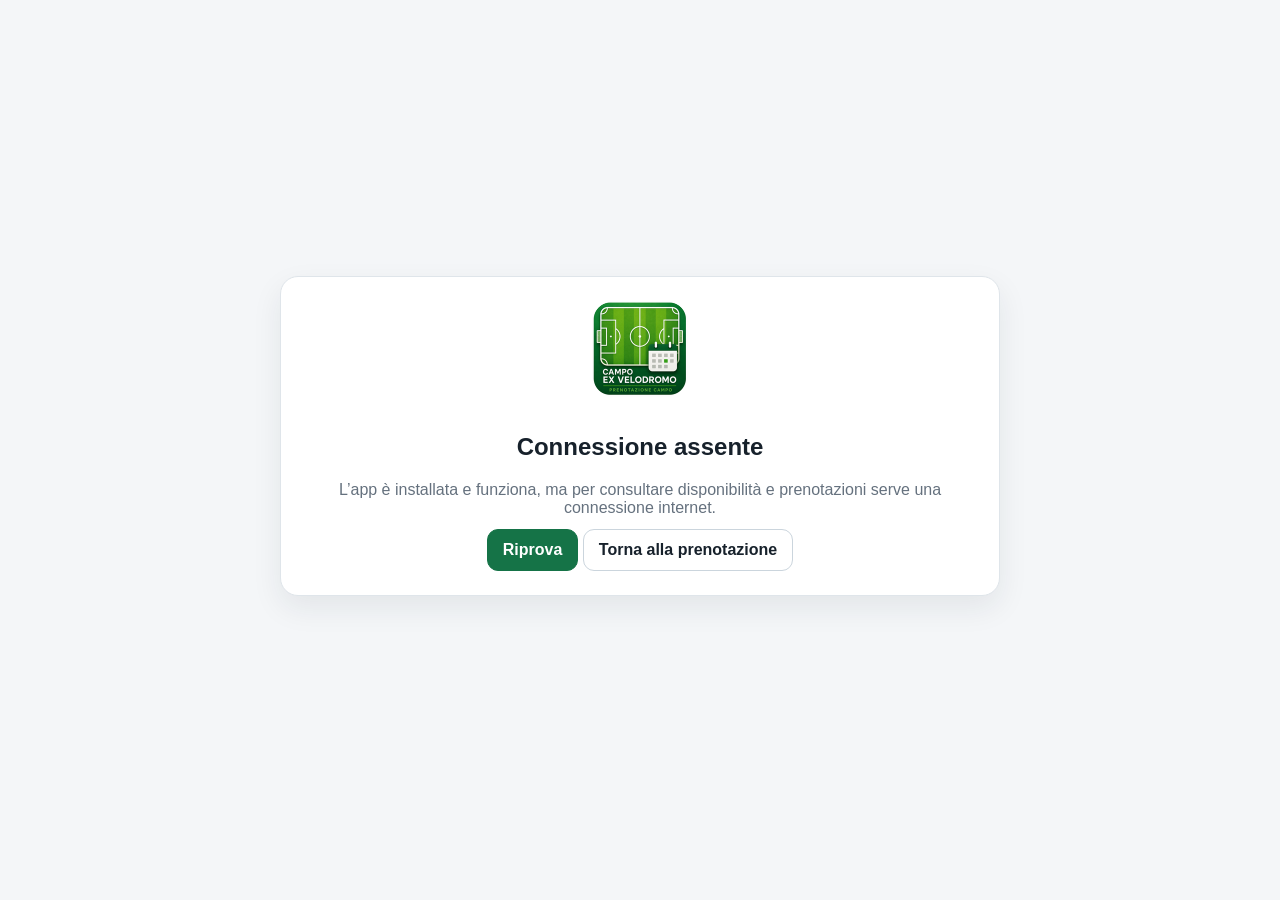
<file: offline.html>
<!doctype html>
<html lang="it">
<head>
  <meta charset="utf-8">
  <meta name="viewport" content="width=device-width,initial-scale=1">
  <meta name="theme-color" content="#145637">
  <title>Campo Ex Velodromo — Offline</title>
  <link rel="stylesheet" href="./css/style.css?v=5.2.1release1">
</head>
<body>
  <main class="page offline-page">
    <section class="panel narrow offline-card">
      <img src="./assets/icon-192.png" alt="Campo Ex Velodromo" class="offline-logo">
      <h1>Connessione assente</h1>
      <p>L’app è installata e funziona, ma per consultare disponibilità e prenotazioni serve una connessione internet.</p>
      <button class="primary" type="button" onclick="location.reload()">Riprova</button>
      <a class="link-button" href="./index.html">Torna alla prenotazione</a>
    </section>
  </main>
</body>
</html>
</file>
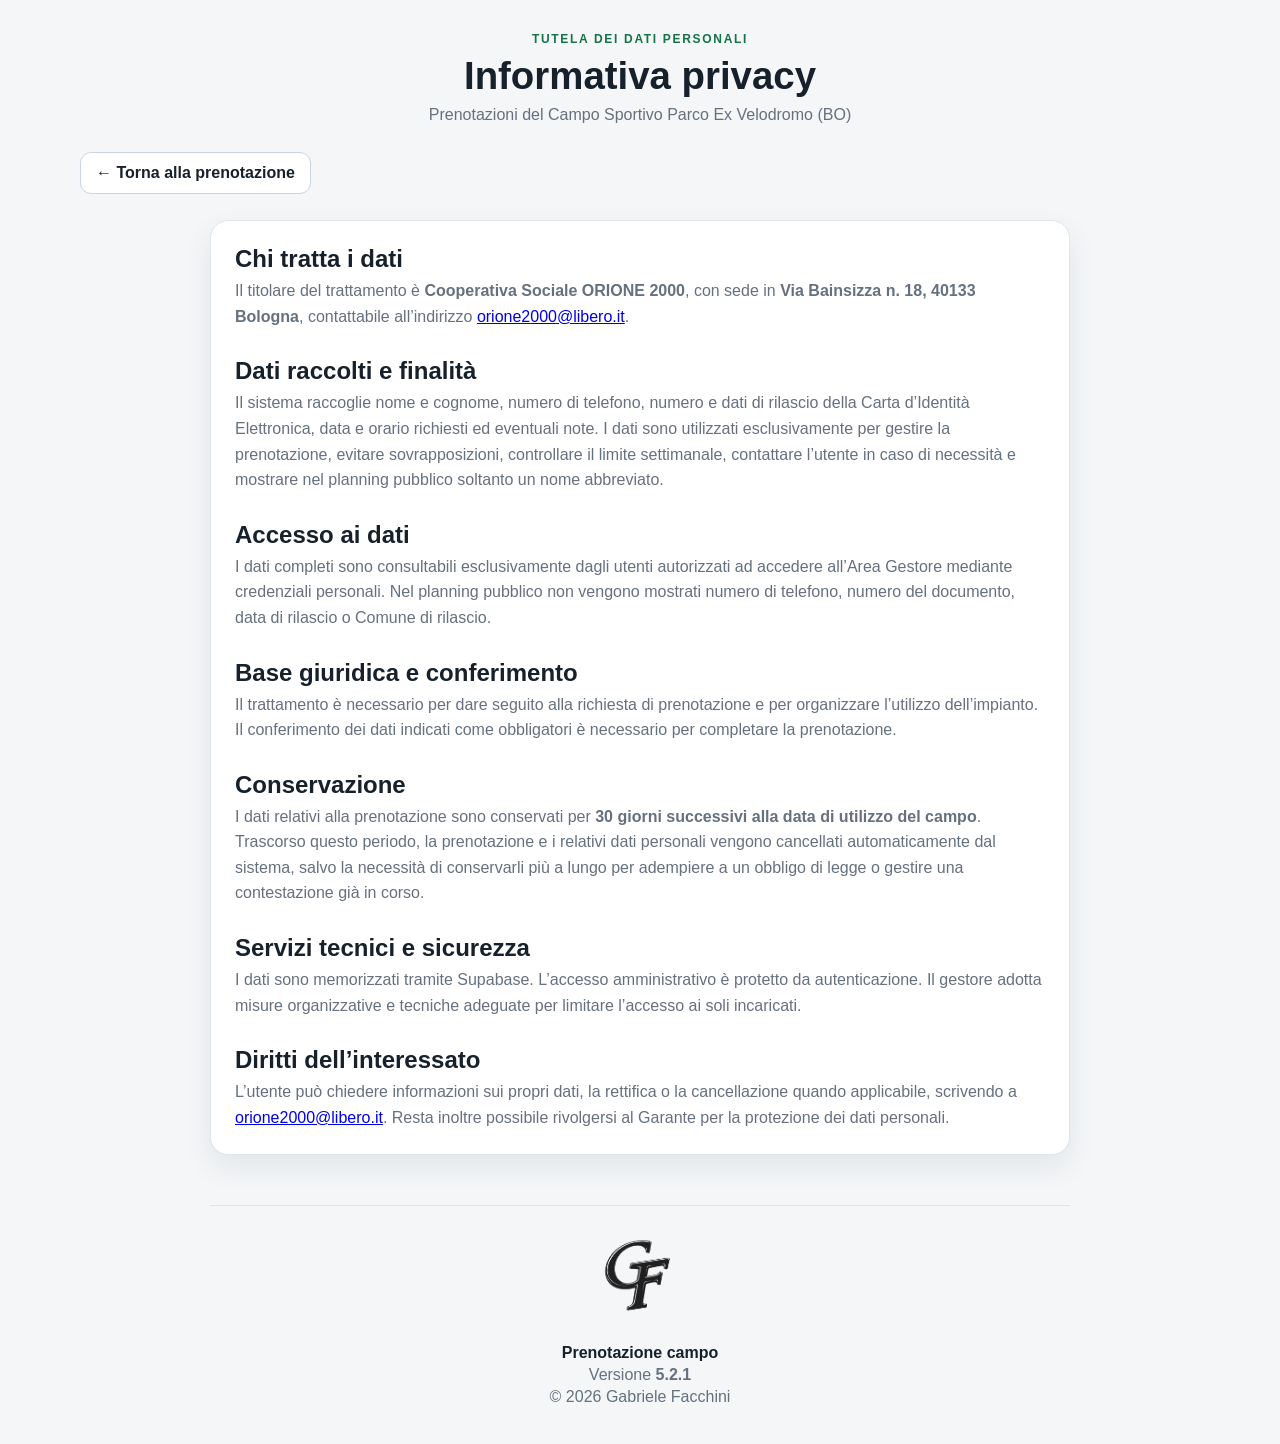
<file: privacy.html>
<!doctype html>
<html lang="it">
<head>
  <meta charset="utf-8">
  <meta name="viewport" content="width=device-width,initial-scale=1">
  <title>Informativa privacy - Parco Ex Velodromo</title>
  <link rel="stylesheet" href="./css/style.css?v=5.2.1release1">

  <meta name="theme-color" content="#145637">
  <meta name="mobile-web-app-capable" content="yes">
  <meta name="apple-mobile-web-app-capable" content="yes">
  <meta name="apple-mobile-web-app-status-bar-style" content="black-translucent">
  <meta name="apple-mobile-web-app-title" content="Ex Velodromo">
  <link rel="manifest" href="./manifest.webmanifest">
  <link rel="icon" type="image/png" sizes="192x192" href="./assets/icon-192.png">
  <link rel="apple-touch-icon" href="./assets/apple-touch-icon.png">
</head>
<body>
<div id="pwa-update-box" class="pwa-update-box" hidden>
  <span>È disponibile un aggiornamento dell’app.</span>
  <button id="pwa-update-now" type="button">Aggiorna ora</button>
</div>
<div id="ios-install-help" class="ios-install-help" hidden>
  Su iPhone: premi <strong>Condividi</strong> e poi <strong>Aggiungi alla schermata Home</strong>.
</div>

  <header class="site-header public-header privacy-header">
    <div>
      <span class="eyebrow">Tutela dei dati personali</span>
      <h1>Informativa privacy</h1>
      <p>Prenotazioni del Campo Sportivo Parco Ex Velodromo (BO)</p>
    </div>
    
  </header>
  
<div class="privacy-back-row">
  <button id="privacy-back" type="button" class="link-button">
    ← Torna alla prenotazione
  </button>
</div>
<main class="page privacy-page">
    <section class="panel privacy-content">
      <h2>Chi tratta i dati</h2>
      <p>Il titolare del trattamento è <strong>Cooperativa Sociale ORIONE 2000</strong>, con sede in <strong>Via Bainsizza n. 18, 40133 Bologna</strong>, contattabile all’indirizzo <a href="mailto:orione2000@libero.it">orione2000@libero.it</a>.</p>

      <h2>Dati raccolti e finalità</h2>
      <p>Il sistema raccoglie nome e cognome, numero di telefono, numero e dati di rilascio della Carta d’Identità Elettronica, data e orario richiesti ed eventuali note. I dati sono utilizzati esclusivamente per gestire la prenotazione, evitare sovrapposizioni, controllare il limite settimanale, contattare l’utente in caso di necessità e mostrare nel planning pubblico soltanto un nome abbreviato.</p>

      <h2>Accesso ai dati</h2>
      <p>I dati completi sono consultabili esclusivamente dagli utenti autorizzati ad accedere all’Area Gestore mediante credenziali personali. Nel planning pubblico non vengono mostrati numero di telefono, numero del documento, data di rilascio o Comune di rilascio.</p>

      <h2>Base giuridica e conferimento</h2>
      <p>Il trattamento è necessario per dare seguito alla richiesta di prenotazione e per organizzare l’utilizzo dell’impianto. Il conferimento dei dati indicati come obbligatori è necessario per completare la prenotazione.</p>

      <h2>Conservazione</h2>
      <p>I dati relativi alla prenotazione sono conservati per <strong>30 giorni successivi alla data di utilizzo del campo</strong>. Trascorso questo periodo, la prenotazione e i relativi dati personali vengono cancellati automaticamente dal sistema, salvo la necessità di conservarli più a lungo per adempiere a un obbligo di legge o gestire una contestazione già in corso.</p>

      <h2>Servizi tecnici e sicurezza</h2>
      <p>I dati sono memorizzati tramite Supabase. L’accesso amministrativo è protetto da autenticazione. Il gestore adotta misure organizzative e tecniche adeguate per limitare l’accesso ai soli incaricati.</p>

      <h2>Diritti dell’interessato</h2>
      <p>L’utente può chiedere informazioni sui propri dati, la rettifica o la cancellazione quando applicabile, scrivendo a <a href="mailto:orione2000@libero.it">orione2000@libero.it</a>. Resta inoltre possibile rivolgersi al Garante per la protezione dei dati personali.</p>

    </section>
  </main>
  <footer class="site-footer">
    <div class="footer-signature" aria-label="Firma del progetto">
      <img src="./assets/gf-logo.png" alt="Logo GF" class="gf-logo">
      <p class="footer-product">Prenotazione campo</p>
      <p>Versione <strong data-app-version>5.2.0</strong></p>
      <p>© 2026 Gabriele Facchini</p>
    </div>
  </footer>
  <script src="./js/config.js?v=5.2.1release1"></script>
  <script src="./js/footer.js?v=5.2.1release1"></script>
  <script src="./js/pwa.js?v=5.2.1release1"></script>
<script>
document.getElementById("privacy-back")?.addEventListener("click", () => {
  if (document.referrer && new URL(document.referrer).origin === location.origin) {
    history.back();
  } else {
    location.href = "./index.html";
  }
});
</script>
</body>
</html>
</file>
<file: css/style.css>
:root {
  --bg: #f4f6f8;
  --panel: #ffffff;
  --text: #17212b;
  --muted: #65717e;
  --line: #dfe5ea;
  --accent: #157347;
  --accent-dark: #0f5a37;
  --danger: #b42318;
  --warning-bg: #fff7e6;
  --success-bg: #eaf8f0;
  --error-bg: #fff0ef;
  --shadow: 0 12px 30px rgba(25, 40, 55, .08);
}

* { box-sizing: border-box; }

body {
  margin: 0;
  font-family: Arial, Helvetica, sans-serif;
  color: var(--text);
  background: var(--bg);
}

.site-header {
  max-width: 1120px;
  margin: 0 auto;
  padding: 32px 20px 18px;
  display: flex;
  gap: 24px;
  justify-content: space-between;
  align-items: flex-start;
}

.site-header h1 { margin: 6px 0 8px; }
.site-header p { margin: 0; color: var(--muted); }

.eyebrow {
  text-transform: uppercase;
  letter-spacing: .12em;
  font-size: 12px;
  font-weight: 700;
  color: var(--accent);
}

.page {
  max-width: 900px;
  margin: 0 auto;
  padding: 12px 20px 40px;
  display: grid;
  gap: 20px;
}

.admin-page { max-width: 1180px; }

.panel {
  background: var(--panel);
  border: 1px solid var(--line);
  border-radius: 18px;
  padding: 24px;
  box-shadow: var(--shadow);
}

.narrow { max-width: 480px; margin: 0 auto; width: 100%; }

.step-title {
  display: flex;
  align-items: flex-start;
  gap: 14px;
  margin-bottom: 22px;
}

.step-title h2, .panel h2 { margin: 0 0 5px; }
.step-title p, .panel p { margin: 0; color: var(--muted); }

.step-number {
  width: 34px;
  height: 34px;
  border-radius: 50%;
  display: grid;
  place-items: center;
  background: var(--accent);
  color: white;
  font-weight: 700;
  flex: 0 0 auto;
}

.grid {
  display: grid;
  gap: 16px;
  margin-bottom: 16px;
}

.grid.two { grid-template-columns: repeat(2, minmax(0, 1fr)); }
.grid.three { grid-template-columns: repeat(3, minmax(0, 1fr)); }

label {
  display: grid;
  gap: 7px;
  font-weight: 700;
  font-size: 14px;
  margin-bottom: 16px;
}

input, select, textarea {
  width: 100%;
  border: 1px solid #cfd7df;
  border-radius: 11px;
  padding: 12px 13px;
  font: inherit;
  color: var(--text);
  background: white;
}

input:focus, select:focus, textarea:focus {
  outline: 3px solid rgba(21, 115, 71, .15);
  border-color: var(--accent);
}

button, .link-button {
  border-radius: 11px;
  padding: 11px 15px;
  font: inherit;
  font-weight: 700;
  cursor: pointer;
  text-decoration: none;
  display: inline-flex;
  justify-content: center;
  align-items: center;
}

button:disabled { opacity: .55; cursor: not-allowed; }

.primary {
  border: 1px solid var(--accent);
  background: var(--accent);
  color: white;
}

.primary:hover { background: var(--accent-dark); }
.secondary, .link-button {
  border: 1px solid #cbd5dd;
  background: white;
  color: var(--text);
}
.danger-outline {
  border: 1px solid var(--danger);
  color: var(--danger);
  background: white;
}
.full { width: 100%; }

.slots-header, .table-header, .actions {
  display: flex;
  justify-content: space-between;
  gap: 12px;
  align-items: center;
}

.slots {
  display: grid;
  grid-template-columns: repeat(4, minmax(0, 1fr));
  gap: 10px;
  margin-top: 14px;
}

.slot {
  border: 1px solid #cad4dc;
  background: white;
  color: var(--text);
}

.slot.selected {
  border-color: var(--accent);
  background: var(--accent);
  color: white;
}

.slot.occupied {
  background: #edf0f2;
  color: #8b949d;
  text-decoration: line-through;
}

.selected-slot {
  margin-top: 14px !important;
  font-weight: 700;
}

.check-row {
  grid-template-columns: auto 1fr;
  align-items: start;
  font-weight: 400;
}
.check-row input { width: auto; margin-top: 3px; }

.message {
  display: none;
  margin-top: 14px;
  border-radius: 11px;
  padding: 12px 14px;
}

.message.show { display: block; }
.message.success { background: var(--success-bg); color: #0b5b32; }
.message.error { background: var(--error-bg); color: #8d1d16; }
.message.warning { background: var(--warning-bg); color: #7a4a00; }

.hidden { display: none !important; }

.metrics {
  display: grid;
  grid-template-columns: repeat(3, minmax(0,1fr));
  gap: 14px;
}

.metric {
  background: white;
  border: 1px solid var(--line);
  border-radius: 16px;
  padding: 18px;
}
.metric span { display: block; color: var(--muted); margin-bottom: 7px; }
.metric strong { font-size: 28px; }

.toolbar .actions { justify-content: flex-end; }

.table-wrap { overflow-x: auto; margin-top: 18px; }
table { width: 100%; border-collapse: collapse; min-width: 900px; }
th, td {
  text-align: left;
  padding: 12px 10px;
  border-bottom: 1px solid var(--line);
  vertical-align: top;
}
th { font-size: 13px; color: var(--muted); }
.status {
  display: inline-block;
  border-radius: 999px;
  padding: 5px 9px;
  font-size: 12px;
  font-weight: 700;
}
.status.confermata { background: var(--success-bg); color: #0b5b32; }
.status.annullata { background: var(--error-bg); color: #8d1d16; }

.mini-button {
  padding: 7px 9px;
  border: 1px solid #cbd5dd;
  background: white;
  font-size: 13px;
}


@media (max-width: 720px) {
  .site-header { flex-direction: column; }
  .grid.two, .grid.three, .metrics { grid-template-columns: 1fr; }
  .slots { grid-template-columns: repeat(3, minmax(0, 1fr)); }
  .panel { padding: 18px; }
}

@media (max-width: 430px) {
  .slots { grid-template-columns: repeat(2, minmax(0, 1fr)); }
}

/* Planning giornaliero */
.slot {
  min-height: 92px;
  padding: 12px 10px;
  display: flex;
  flex-direction: column;
  gap: 5px;
  text-align: center;
  line-height: 1.2;
}

.slot-time {
  font-size: 16px;
  font-weight: 800;
}

.slot-status {
  font-size: 12px;
  font-weight: 700;
  text-transform: uppercase;
  letter-spacing: .04em;
}

.slot-customer {
  font-size: 14px;
  font-weight: 800;
  overflow-wrap: anywhere;
}

.slot .available-label {
  color: var(--accent);
}

.slot.occupied {
  background: #fff0ef;
  border-color: #e8b5b0;
  color: var(--danger);
  text-decoration: none;
}

.slot.occupied .slot-time {
  text-decoration: line-through;
}

.slot.past {
  background: #edf0f2;
  border-color: #d7dde2;
  color: #8b949d;
}

.slot.past .slot-time {
  text-decoration: line-through;
}

.slot.selected .available-label {
  color: white;
}

/* Versione 3 */
.hidden { display: none !important; }
.info-panel p { margin: 7px 0; }
.closure-panel { border: 2px solid #c0392b; background: #fff2f0; }
.disabled-area { opacity: .58; pointer-events: none; }
.slot-price { font-size: 11px; font-weight: 700; }
.free-slot .slot-price { color: #217a43; }
.paid-slot .slot-price { color: #8a5a00; }
.paid-slot:not(.occupied):not(.past) { background: #fff9e8; }
.has-request { background: #fff8cf; }
.request-badge { display: inline-block; padding: 4px 8px; border-radius: 999px; background: #ffd95a; font-size: 12px; font-weight: 800; }
.request-text { margin: 7px 0 0; max-width: 260px; white-space: pre-wrap; }
.closure-admin { border-left: 5px solid var(--accent); }
.narrow { max-width: 720px; margin-inline: auto; }
.message a { color: inherit; }
table { min-width: 1250px; }
@media (max-width: 720px) { .grid.three { grid-template-columns: 1fr; } }


/* V3 - intestazione pubblica centrata */
.public-header {
  position: relative;
  display: block;
  max-width: 1120px;
  margin: 0 auto;
  padding: 32px 140px 18px;
  text-align: center;
}

.public-header > div {
  width: 100%;
}

.public-header .eyebrow {
  display: block;
  text-align: center;
  letter-spacing: .14em;
}

.public-header h1 {
  margin: 8px 0;
  font-size: clamp(1.8rem, 3vw, 2.45rem);
  line-height: 1.15;
}

.public-header p {
  margin: 0;
  text-align: center;
}

.public-header .link-button {
  position: absolute;
  top: 28px;
  right: 20px;
}

@media (max-width: 720px) {
  .public-header {
    padding: 24px 20px 14px;
  }

  .public-header .link-button {
    position: static;
    margin-top: 16px;
  }
}

/* V3.1 - intestazione Area Gestore centrata anche su desktop */
.centered-header {
  position: relative;
  display: block;
  max-width: 1120px;
  margin: 0 auto 24px;
  padding: 32px 140px 18px;
  text-align: center;
}

.centered-header .eyebrow {
  display: block;
  text-align: center;
}

.centered-header h1 {
  margin: 8px 0;
  font-size: clamp(1.8rem, 3vw, 2.45rem);
  line-height: 1.15;
}

.centered-header p {
  margin: 0;
  text-align: center;
}

.header-action {
  position: absolute;
  top: 28px;
  right: 20px;
}

@media (max-width: 768px) {
  .centered-header {
    padding: 24px 20px 14px;
  }

  .header-action {
    position: static;
    display: inline-flex;
    margin-bottom: 16px;
  }
}


/* V3.2 - verifica dati documento */
.field-help {
  display: block;
  margin-top: 1px;
  color: var(--muted);
  font-size: 12px;
  font-weight: 400;
  line-height: 1.35;
}
.field-help.field-error { color: var(--danger); font-weight: 700; }
input:invalid:not(:placeholder-shown) { border-color: #d98b84; }

/* V3.2.2 - Area Gestore, CIE e privacy */
.admin-page { max-width: 1180px; }
.admin-filters {
  display: grid;
  grid-template-columns: minmax(220px, 2fr) repeat(5, minmax(130px, 1fr));
  gap: 12px;
  margin-top: 20px;
}
.admin-filters label { margin-bottom: 0; }
.admin-filter-actions { display: flex; gap: 10px; flex-wrap: wrap; margin-top: 14px; }
.centered-header { min-height: 142px; }
.centered-header .header-action { z-index: 2; }
.privacy-content h2 { margin-top: 28px; }
.privacy-content h2:first-child { margin-top: 0; }
.privacy-content p { line-height: 1.6; }
.privacy-note { margin-top: 28px !important; padding: 14px; border-radius: 11px; background: var(--warning-bg); }
.check-row a { color: var(--accent-dark); }
@media (max-width: 1050px) {
  .admin-filters { grid-template-columns: repeat(3, minmax(0, 1fr)); }
}
@media (max-width: 720px) {
  .admin-filters { grid-template-columns: 1fr; }
  .centered-header { min-height: auto; }
}


/* V3.2.3 - correzione intestazione gestore e consenso privacy */
.centered-header {
  min-height: 0;
  padding: 32px 20px 18px;
}
.centered-header .header-action {
  position: static;
}
.header-actions-row {
  display: flex;
  justify-content: center;
  margin-top: 16px;
}
.privacy-consent-box {
  margin: 18px 0;
  padding: 16px;
  border: 2px solid var(--accent);
  border-radius: 12px;
  background: #f1faf5;
}
.privacy-consent-title {
  margin-bottom: 10px;
  font-size: 15px;
  font-weight: 800;
  color: var(--accent-dark);
}
.privacy-check {
  margin-bottom: 8px;
}
.privacy-check span {
  line-height: 1.45;
}
.privacy-check a {
  color: var(--accent-dark);
  font-weight: 800;
}
.privacy-access-note {
  margin: 8px 0 0 !important;
  padding-left: 25px;
  color: var(--muted);
  font-size: 12px;
  line-height: 1.4;
}
@media (max-width: 720px) {
  .centered-header { padding: 24px 20px 14px; }
  .header-actions-row { margin-top: 14px; }
  .privacy-consent-box { padding: 14px; }
  .privacy-access-note { padding-left: 0; }
}


/* V3.2.4 - filtri Area Gestore */
.admin-filters {
  display: grid;
  grid-template-columns: minmax(220px, 1.6fr) repeat(5, minmax(130px, 1fr));
  gap: 12px;
  margin-top: 16px;
  align-items: end;
}
.admin-filters label { margin-bottom: 0; }
.admin-filter-actions {
  display: flex;
  gap: 10px;
  flex-wrap: wrap;
  margin-top: 16px;
}
@media (max-width: 1100px) {
  .admin-filters { grid-template-columns: repeat(3, minmax(0, 1fr)); }
  .filter-search { grid-column: span 3; }
}
@media (max-width: 720px) {
  .admin-filters { grid-template-columns: 1fr; }
  .filter-search { grid-column: auto; }
}


/* V3.3 - autocomplete Comuni mobile e cancellazione manuale */
.municipality-field { position: relative; }
.municipality-suggestions {
  position: absolute;
  z-index: 50;
  top: calc(100% - 20px);
  left: 0;
  right: 0;
  max-height: 260px;
  overflow-y: auto;
  overscroll-behavior: contain;
  border: 1px solid #b9c6cf;
  border-radius: 11px;
  background: white;
  box-shadow: 0 14px 30px rgba(25, 40, 55, .18);
}
.municipality-option {
  display: block;
  width: 100%;
  padding: 13px 14px;
  border: 0;
  border-bottom: 1px solid var(--line);
  border-radius: 0;
  background: white;
  color: var(--text);
  text-align: left;
  font-weight: 600;
}
.municipality-option:last-child { border-bottom: 0; }
.municipality-option:hover,
.municipality-option:focus { background: #edf8f2; outline: none; }
.municipality-empty { padding: 13px 14px; color: var(--muted); font-weight: 400; }
.row-actions { display: flex; flex-direction: column; gap: 7px; align-items: stretch; }
.delete-booking { border-color: var(--danger); color: var(--danger); }
.delete-booking:hover { background: var(--error-bg); }
@media (max-width: 720px) {
  .municipality-suggestions { max-height: 220px; }
  .municipality-option { min-height: 48px; font-size: 16px; }
}

/* Firma GF e versione applicazione */
.site-footer {
  max-width: 900px;
  margin: 10px auto 0;
  padding: 0 20px 34px;
  color: var(--muted);
  text-align: center;
}

.footer-contact {
  margin-bottom: 22px;
}

.footer-contact p,
.footer-signature p {
  margin: 4px 0;
}

.footer-signature {
  border-top: 1px solid var(--line);
  padding-top: 20px;
}

.gf-logo {
  display: block;
  width: 110px !important;
  max-width: 110px !important;
  height: 110px !important;
  max-height: 110px !important;
  object-fit: contain;
  margin: 0 auto 8px;
  opacity: .88;
}

.footer-product {
  color: var(--text);
  font-weight: 700;
}

@media (max-width: 720px) {
  .gf-logo {
    width: 46px !important;
    max-width: 46px !important;
    height: 46px !important;
    max-height: 46px !important;
  }
}




/* =========================================================
   VERSIONE 4.0.0 - regole finali e non duplicate
   ========================================================= */

.admin-page {
  width: 100%;
  max-width: 1180px;
}

.admin-site-footer {
  width: 100%;
  max-width: 1180px;
  margin: 10px auto 0;
  padding: 0 20px 34px;
}

.footer-inline {
  border-top: 1px solid var(--line);
  padding-top: 16px;
  display: flex;
  justify-content: center;
  align-items: center;
  gap: 11px;
  text-align: center;
  color: var(--muted);
}

.gf-logo-inline {
  display: block;
  width: 30px;
  height: 30px;
  flex: 0 0 30px;
  object-fit: contain;
  opacity: .9;
}

.footer-inline strong {
  color: var(--text);
}

.municipality-field {
  position: relative;
}

.municipality-suggestions {
  position: absolute;
  z-index: 100;
  top: calc(100% - 18px);
  left: 0;
  right: 0;
  max-height: 260px;
  overflow-y: auto;
  border: 1px solid #b9c6cf;
  border-radius: 11px;
  background: #fff;
  box-shadow: 0 14px 30px rgba(25, 40, 55, .18);
}

.municipality-option {
  display: block;
  width: 100%;
  padding: 13px 14px;
  border: 0;
  border-bottom: 1px solid var(--line);
  border-radius: 0;
  background: #fff;
  color: var(--text);
  text-align: left;
  font-weight: 600;
}

.municipality-option:last-child {
  border-bottom: 0;
}

.municipality-option:hover,
.municipality-option:focus {
  background: #edf8f2;
  outline: none;
}

.municipality-empty {
  padding: 13px 14px;
  color: var(--muted);
}

@media (max-width: 720px) {
  .footer-inline {
    font-size: 12px;
    gap: 8px;
  }

  .gf-logo-inline {
    width: 26px;
    height: 26px;
    flex-basis: 26px;
  }

  .municipality-suggestions {
    max-height: 220px;
  }

  .municipality-option {
    min-height: 48px;
    font-size: 16px;
  }
}


/* Pulsante dopo conferma prenotazione */
#prenota.booking-completed,
#prenota.booking-completed:disabled {
  background: #6b7280;
  border-color: #6b7280;
  color: #fff;
  opacity: 1;
  cursor: default;
}
#messaggio.success.show { scroll-margin-top: 90px; }

/* BETA 4.0.1 */
#prenota.booking-completed,#prenota.booking-completed:disabled{background:#6b7280;border-color:#6b7280;color:#fff;opacity:1;cursor:default;line-height:1.25}
#prenota.booking-completed small{font-size:12px;font-weight:700}
#messaggio.success.show{scroll-margin-top:90px;border:2px solid #58a978;box-shadow:0 8px 20px rgba(21,115,71,.12)}
@media(max-width:720px){}


/* =========================================================
   AREA GESTORE: IN CORSO E PRENOTAZIONI CONCLUSE
   ========================================================= */
#prenotazioni-body tr.booking-current > td {
  background: #e6f4ff;
  border-top: 4px solid #1d4ed8;
  border-bottom: 4px solid #1d4ed8;
}

#prenotazioni-body tr.booking-current > td:first-child {
  border-left: 4px solid #1d4ed8;
  border-top-left-radius: 8px;
  border-bottom-left-radius: 8px;
}

#prenotazioni-body tr.booking-current > td:last-child {
  border-right: 4px solid #1d4ed8;
  border-top-right-radius: 8px;
  border-bottom-right-radius: 8px;
}

.status.in-corso {
  background: #2563eb;
  color: #ffffff;
  box-shadow: 0 2px 7px rgba(37, 99, 235, .28);
  white-space: nowrap;
}

#prenotazioni-body tr.booking-concluded > td {
  background: #f1f3f5;
  color: #737b84;
}

#prenotazioni-body tr.booking-concluded strong,
#prenotazioni-body tr.booking-concluded small,
#prenotazioni-body tr.booking-concluded .request-text {
  color: #737b84;
}

.status.conclusa {
  background: #dfe3e7;
  color: #555d66;
}

/* =========================================================
   PAGINA CLIENTE: CONTROLLO DOCUMENTO
   ========================================================= */
.document-check-warning {
  margin: 4px 0 18px;
  padding: 14px 16px;
  border: 1px solid #e3b341;
  border-left: 5px solid #d99a00;
  border-radius: 10px;
  background: #fff7d6;
  color: #654c00;
}

.document-check-warning strong {
  display: block;
  margin-bottom: 5px;
}

.document-check-warning p {
  margin: 0;
  line-height: 1.45;
}


/* =========================================================
   V4.1 - PRENOTAZIONE A MEZZO CAMPO
   ========================================================= */
.booking-mode-box {
  margin: 18px 0;
  padding: 16px;
  border: 1px solid #cfd8e3;
  border-radius: 12px;
  background: #f8fafc;
}

.booking-mode-box h3 { margin-top: 0; }

.booking-mode-options {
  display: grid;
  grid-template-columns: repeat(2, minmax(0, 1fr));
  gap: 12px;
  margin-top: 12px;
}

.booking-mode-card {
  display: flex;
  align-items: flex-start;
  gap: 10px;
  padding: 14px;
  border: 2px solid #cbd5e1;
  border-radius: 12px;
  background: #fff;
  cursor: pointer;
}

.booking-mode-card:has(input:checked) {
  border-color: #1d4ed8;
  background: #eaf4ff;
  box-shadow: 0 0 0 2px rgba(29, 78, 216, .10);
}

.booking-mode-card input {
  width: auto;
  margin-top: 3px;
}

.booking-mode-card span,
.booking-mode-card strong,
.booking-mode-card small {
  display: block;
}

.booking-mode-card small {
  margin-top: 4px;
  color: #5f6b78;
}

.children-box {
  margin-top: 14px;
  padding: 14px;
  border-left: 5px solid #1d4ed8;
  border-radius: 9px;
  background: #eaf4ff;
}

.children-box label {
  max-width: 320px;
}

.half-field-notice {
  margin-top: 12px;
}

.half-field-notice p {
  margin: 4px 0 0;
}

.admin-settings-divider {
  height: 1px;
  margin: 22px 0;
  background: #dce2e8;
}

@media (max-width: 700px) {
  .booking-mode-options {
    grid-template-columns: 1fr;
  }
}


/* =========================================================
   V4.2 - STAMPA PRENOTAZIONE E PLANNING PDF
   ========================================================= */
.print-planning-box {
  display: grid;
  grid-template-columns: minmax(240px, 1fr) minmax(160px, 220px) auto;
  align-items: end;
  gap: 14px;
  margin: 16px 0;
  padding: 15px;
  border: 1px solid #cdd8e5;
  border-radius: 12px;
  background: #f4f8fc;
}
.print-planning-box p { margin: 4px 0 0; color: #607083; }
.print-planning-box label { margin: 0; }
.print-booking { white-space: nowrap; }
@media (max-width: 850px) {
  .print-planning-box { grid-template-columns: 1fr; align-items: stretch; }
}


/* V4.2.1 - stampa archivio completo */
#stampa-archivio-completo {
  margin-left: 8px;
}

@media (max-width: 700px) {
  #stampa-archivio-completo {
    margin-left: 0;
    margin-top: 8px;
    width: 100%;
  }
}


/* =========================================================
   PWA 5.0.1
   ========================================================= */
.install-app-button {
  cursor: pointer;
  font: inherit;
}

.pwa-update-box {
  position: sticky;
  top: 0;
  z-index: 9999;
  display: flex;
  align-items: center;
  justify-content: center;
  gap: 12px;
  padding: 10px 16px;
  background: #143f2d;
  color: #fff;
  box-shadow: 0 3px 12px rgba(0,0,0,.18);
}
.install-app-button[hidden], .pwa-update-box[hidden], .ios-install-help[hidden] { display: none !important; }
.pwa-update-box button {
  border: 0;
  border-radius: 999px;
  padding: 7px 13px;
  font-weight: 700;
  cursor: pointer;
}
.ios-install-help {
  padding: 10px 16px;
  text-align: center;
  background: #fff7d6;
  color: #533f00;
  border-bottom: 1px solid #ead98f;
}
.offline-page {
  min-height: 100vh;
  display: grid;
  place-items: center;
}
.offline-card { text-align: center; }
.offline-logo {
  width: 96px;
  height: 96px;
  border-radius: 22px;
  margin-bottom: 12px;
}
.offline-card .link-button { display: inline-block; margin-top: 12px; }

@media (display-mode: standalone) {
  body { padding-top: env(safe-area-inset-top); }
  }

@media (max-width: 700px) {
  .header-actions-row {
    display: flex;
    flex-wrap: wrap;
    gap: 8px;
  }
  .header-actions-row .link-button,
  .header-actions-row .install-app-button {
    flex: 1 1 auto;
    text-align: center;
  }
  .pwa-update-box {
    align-items: stretch;
    flex-direction: column;
    text-align: center;
  }
}


/* PWA 5.0.1 - conferma installazione */
.pwa-installed-message {
  position: fixed;
  left: 50%;
  bottom: max(20px, env(safe-area-inset-bottom));
  z-index: 10000;
  width: min(92vw, 430px);
  padding: 13px 18px;
  border-radius: 12px;
  background: #143f2d;
  color: #fff;
  text-align: center;
  font-weight: 700;
  box-shadow: 0 8px 28px rgba(0,0,0,.28);
  opacity: 0;
  transform: translate(-50%, 18px);
  transition: opacity .25s ease, transform .25s ease;
  pointer-events: none;
}
.pwa-installed-message.visible {
  opacity: 1;
  transform: translate(-50%, 0);
}


/* V5.0.2 - protezione caricamento impostazioni PWA */
.settings-actions {
  display: flex;
  gap: 10px;
  flex-wrap: wrap;
  margin-top: 14px;
}
.settings-actions button:disabled {
  opacity: .55;
  cursor: not-allowed;
}


/* V5.1.0 - previsioni meteo */
.weather-container {
  margin-top: 12px;
}
.weather-card {
  border: 1px solid #cbd5e1;
  border-left: 6px solid #64748b;
  border-radius: 12px;
  padding: 13px 15px;
  background: #f8fafc;
  display: grid;
  gap: 10px;
}
.weather-card.weather-good { border-left-color: #16803b; background: #f0fdf4; }
.weather-card.weather-uncertain { border-left-color: #d18b00; background: #fffbeb; }
.weather-card.weather-bad { border-left-color: #c62828; background: #fff1f2; }
.weather-card.weather-loading { opacity: .8; }
.weather-card-title {
  display: flex;
  align-items: center;
  gap: 10px;
}
.weather-card-title > span {
  font-size: 30px;
}
.weather-card-title small {
  display: block;
  margin-top: 2px;
  color: #536273;
}
.weather-values {
  display: grid;
  grid-template-columns: repeat(4, minmax(110px, 1fr));
  gap: 8px;
}
.weather-values span {
  border: 1px solid rgba(100,116,139,.24);
  background: rgba(255,255,255,.72);
  border-radius: 8px;
  padding: 8px;
  font-size: 12px;
}
.weather-values strong {
  display: block;
  font-size: 16px;
}
.weather-disclaimer {
  color: #64748b;
}
.weather-summary {
  display: inline-flex;
  flex-direction: column;
  gap: 2px;
  border-left: 4px solid #64748b;
  padding-left: 7px;
  white-space: nowrap;
  font-size: 11px;
}
.weather-summary.weather-good { border-left-color: #16803b; }
.weather-summary.weather-uncertain { border-left-color: #d18b00; }
.weather-summary.weather-bad { border-left-color: #c62828; }
.weather-main { font-weight: 800; font-size: 13px; }
.weather-unavailable, .weather-loading-inline {
  color: #64748b;
  font-size: 11px;
}
.weather-table-cell {
  min-width: 105px;
}
@media (max-width: 700px) {
  .weather-values {
    grid-template-columns: 1fr 1fr;
  }
}




/* V5.1.2 - prezzi contestuali e pulsante gestore separato */
.booking-option-price {
  display: block;
  margin-top: 4px;
  font-size: 12px;
  font-weight: 500;
}

.booking-option-price.hidden {
  display: none !important;
}

@media (max-width: 700px) {
  }


/* V5.1.3 - collegamento gestore separato e pulsanti utilizzo senza prezzi */
.manager-access-row {
  width: min(100% - 40px, 1120px);
  margin: 0 auto 14px;
  display: flex;
  justify-content: flex-end;
  align-items: center;
  clear: both;
}

.manager-access-button {
  position: static !important;
  inset: auto !important;
  transform: none !important;
  margin: 0 !important;
  white-space: nowrap;
}

.public-header .header-actions-row {
  position: static !important;
}

#prezzo-intero-label,
#prezzo-mezzo-label {
  display: block;
  margin-top: 3px;
}

@media (max-width: 700px) {
  .manager-access-row {
    width: min(100% - 24px, 1120px);
    margin-bottom: 10px;
  }
}


/* V5.1.4 - visualizzazione costi */
.booking-cost {
  white-space: nowrap;
}
.booking-cost.paid {
  color: #8a4b00;
}
.booking-cost.free {
  color: #08783e;
}


/* Versione 5.2.0 completa */
.manager-access-row {
  width: min(100% - 32px, 1120px);
  margin: 10px auto 14px;
  display: flex;
  justify-content: flex-end;
  align-items: center;
  clear: both;
}

.manager-access-button {
  position: static !important;
  inset: auto !important;
  transform: none !important;
  margin: 0 !important;
  white-space: nowrap;
}

.privacy-back-row {
  width: min(100% - 32px, 1120px);
  margin: 10px auto 14px;
  display: flex;
  justify-content: flex-start;
}

@media (max-width: 700px) {
  .manager-access-row,
  .privacy-back-row {
    width: min(100% - 24px, 1120px);
  }
}


/* Versione 5.2.1 - descrizione leggibile della data */
.date-description {
  margin-top: 7px;
  min-height: 1.35em;
  font-size: 0.94rem;
  font-weight: 700;
  color: #24513a;
}

@media (max-width: 600px) {
  .date-description {
    font-size: 0.9rem;
  }
}


/* Aggiornamento dalla versione 4 alla versione 5 */
.version-update-banner {
  position: relative;
  display: grid;
  grid-template-columns: auto minmax(0, 1fr);
  gap: 16px;
  width: min(920px, calc(100% - 28px));
  margin: 14px auto 4px;
  padding: 18px 52px 18px 18px;
  border: 1px solid rgba(20, 86, 55, 0.25);
  border-radius: 18px;
  background: linear-gradient(135deg, #eef9f2 0%, #ffffff 100%);
  box-shadow: 0 10px 30px rgba(24, 74, 49, 0.12);
  color: #173f2d;
  z-index: 30;
}

.version-update-banner[hidden] {
  display: none !important;
}

.version-update-banner.is-mandatory {
  border-width: 2px;
}

.version-update-icon {
  display: grid;
  place-items: center;
  width: 46px;
  height: 46px;
  border-radius: 14px;
  background: #145637;
  color: #ffffff;
  font-size: 1.65rem;
  font-weight: 800;
  line-height: 1;
}

.version-update-content {
  min-width: 0;
}

.version-update-eyebrow {
  display: block;
  margin-bottom: 3px;
  color: #28704a;
  font-size: 0.76rem;
  font-weight: 800;
  letter-spacing: 0.08em;
  text-transform: uppercase;
}

.version-update-banner h2 {
  margin: 0;
  color: #123c29;
  font-size: clamp(1.12rem, 2.5vw, 1.45rem);
  line-height: 1.2;
}

.version-update-banner p {
  margin: 7px 0 0;
  line-height: 1.5;
}

.version-update-notes {
  display: flex;
  flex-wrap: wrap;
  gap: 7px 16px;
  margin: 12px 0 0;
  padding: 0;
  list-style: none;
  color: #315b46;
  font-size: 0.9rem;
}

.version-update-notes li::before {
  content: "✓";
  margin-right: 6px;
  color: #16814d;
  font-weight: 900;
}

.version-update-actions {
  display: flex;
  flex-wrap: wrap;
  gap: 9px;
  margin-top: 15px;
}

.version-update-primary,
.version-update-secondary {
  min-height: 42px;
  padding: 10px 16px;
  border-radius: 11px;
  font: inherit;
  font-weight: 800;
  cursor: pointer;
}

.version-update-primary {
  display: inline-flex;
  align-items: center;
  justify-content: center;
  border: 1px solid #145637;
  background: #145637;
  color: #ffffff;
  text-decoration: none;
}

.version-update-primary:hover {
  background: #0e452b;
  color: #ffffff;
}

.version-update-secondary {
  border: 1px solid rgba(20, 86, 55, 0.28);
  background: #ffffff;
  color: #145637;
}

.version-update-close {
  position: absolute;
  top: 9px;
  right: 11px;
  width: 34px;
  height: 34px;
  border: 0;
  border-radius: 50%;
  background: transparent;
  color: #456354;
  font-size: 1.55rem;
  line-height: 1;
  cursor: pointer;
}

.version-update-close:hover {
  background: rgba(20, 86, 55, 0.08);
}

@media (max-width: 600px) {
  .version-update-banner {
    grid-template-columns: 1fr;
    gap: 10px;
    padding: 16px 42px 16px 16px;
  }

  .version-update-icon {
    width: 40px;
    height: 40px;
  }

  .version-update-actions {
    display: grid;
  }

  .version-update-primary,
  .version-update-secondary {
    width: 100%;
  }

  .version-update-notes {
    display: grid;
    gap: 6px;
  }
}
</file>
